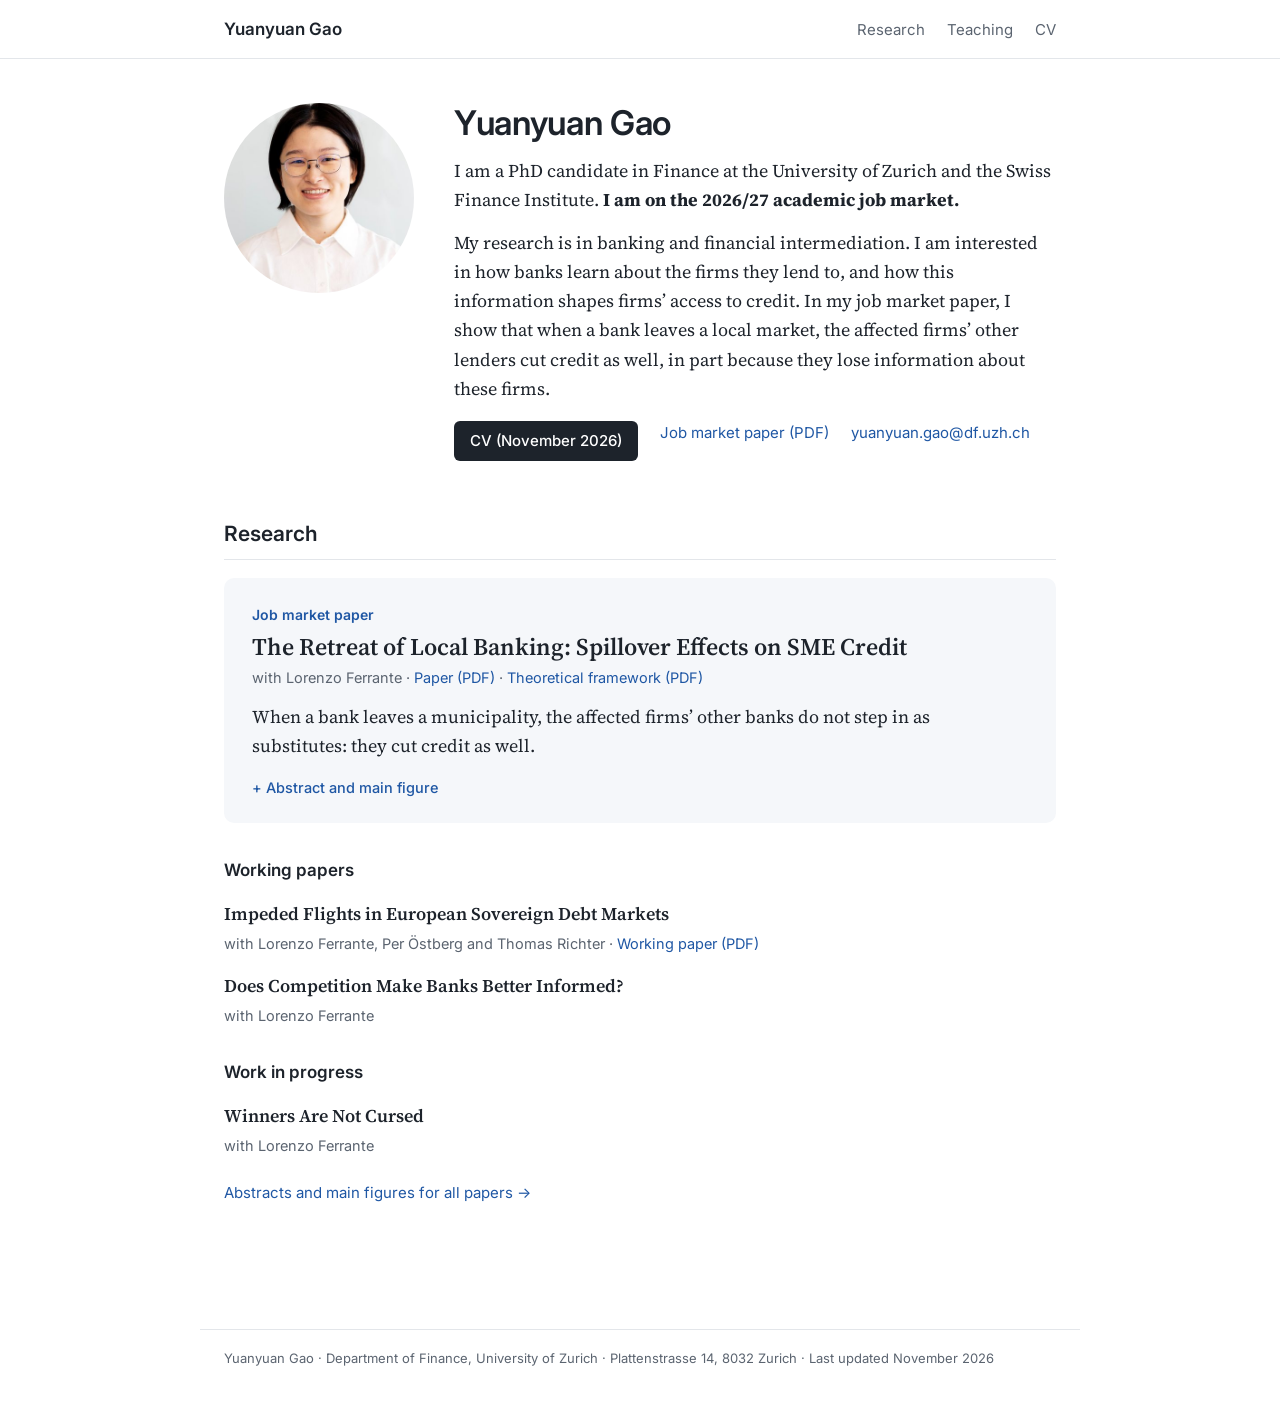
<file: index.html>
<!doctype html>
<html lang="en"><head>
<meta charset="utf-8"><meta name="viewport" content="width=device-width, initial-scale=1">
<title>Yuanyuan Gao | Finance PhD Candidate, University of Zurich</title>
<meta name="description" content="Yuanyuan Gao is a PhD candidate in Finance at the University of Zurich and the Swiss Finance Institute, working on banking, financial intermediation and credit markets. On the 2026/27 academic job market.">
<meta name="author" content="Yuanyuan Gao">
<link rel="canonical" href="https://yuanyuangao.com/">
<meta property="og:type" content="profile"><meta property="og:title" content="Yuanyuan Gao | Finance PhD Candidate, University of Zurich">
<meta property="og:description" content="Yuanyuan Gao is a PhD candidate in Finance at the University of Zurich and the Swiss Finance Institute, working on banking, financial intermediation and credit markets. On the 2026/27 academic job market."><meta property="og:url" content="https://yuanyuangao.com/">
<meta property="og:image" content="https://yuanyuangao.com/portrait.jpg">
<link rel="icon" href="favicon.svg" type="image/svg+xml">
<link rel="preconnect" href="https://fonts.googleapis.com"><link rel="preconnect" href="https://fonts.gstatic.com" crossorigin>
<link href="https://fonts.googleapis.com/css2?family=Inter:wght@400;500;600&family=Source+Serif+4:ital,opsz,wght@0,8..60,400;0,8..60,600;1,8..60,400&display=swap" rel="stylesheet">
<link rel="stylesheet" href="style.css">
<script type="application/ld+json">{"@context": "https://schema.org", "@type": "Person", "name": "Yuanyuan Gao", "url": "https://yuanyuangao.com/", "email": "mailto:yuanyuan.gao@df.uzh.ch", "image": "https://yuanyuangao.com/portrait.jpg", "jobTitle": "PhD Candidate in Finance", "affiliation": [{"@type": "CollegeOrUniversity", "name": "University of Zurich", "department": "Department of Finance", "address": {"@type": "PostalAddress", "addressLocality": "Zurich", "addressCountry": "CH"}}, {"@type": "Organization", "name": "Swiss Finance Institute"}], "alumniOf": [{"@type": "CollegeOrUniversity", "name": "University of Zurich"}, {"@type": "CollegeOrUniversity", "name": "Chongqing University"}], "knowsAbout": ["Banking", "Financial intermediation", "Credit markets", "Bank branch closures", "Sovereign bond markets"], "sameAs": ["https://www.sfi.ch/en/people/yuanyuan-gao", "https://www.df.uzh.ch/en/people/phd-candidates/yuanyuan-gao.html"]}</script>
<script>if(location.host!=="yuanyuangao.com")window.goatcounter={no_onload:true}</script><script data-goatcounter="https://yuanyuangao.goatcounter.com/count" async src="//gc.zgo.at/count.js"></script></head><body><header class="top"><div class="bar"><a class="brand" href="index.html">Yuanyuan Gao</a><nav><a href="research.html">Research</a><a href="teaching.html">Teaching</a><a href="Yuanyuan_Gao_CV.pdf">CV</a></nav></div></header><main><div class="hero">
<img class="portrait" src="portrait.jpg" alt="Yuanyuan Gao, PhD candidate in Finance, University of Zurich" width="190" height="190">
<div><h1>Yuanyuan Gao</h1>
<p>I am a PhD candidate in Finance at the University of Zurich and the Swiss Finance Institute. <strong>I am on the 2026/27 academic job market.</strong></p><p>My research is in banking and financial intermediation. I am interested in how banks learn about the firms they lend to, and how this information shapes firms’ access to credit. In my job market paper, I show that when a bank leaves a local market, the affected firms’ other lenders cut credit as well, in part because they lose information about these firms.</p>
<div class="links"><a class="cvbtn" href="Yuanyuan_Gao_CV.pdf">CV (November 2026)</a>
<a href="Yuanyuan_Gao_JMP.pdf">Job market paper (PDF)</a>
<a href="mailto:yuanyuan.gao@df.uzh.ch">yuanyuan.gao@df.uzh.ch</a></div></div></div>
<section id="research"><h2>Research</h2>
<article class="jmp"><p class="kind">Job market paper</p>
<h3 class="ptitle">The Retreat of Local Banking: Spillover Effects on SME Credit</h3>
<p class="meta">with Lorenzo Ferrante · <a href="Yuanyuan_Gao_JMP.pdf">Paper (PDF)</a> · <a href="Gao_Ferrante_framework.pdf">Theoretical framework (PDF)</a></p>
<p class="teaser">When a bank leaves a municipality, the affected firms’ other banks do not step in as substitutes: they cut credit as well.</p>
<details class="more"><summary>Abstract and main figure</summary>
<p>As technological transformation leads banks to retreat from local markets, in a frictionless credit market, firms can be expected to rely on other lenders to step in as substitutes. Instead, using Italian loan-level data with lenders’ default forecasts, we find that when a bank leaves a municipality, an affected firm’s incumbent co-lenders act as complements and cut credit as well. One year after the exit, incumbent co-lenders account for 69 percent of the decline in the firm’s credit from its incumbent banks. Relative to their other borrowers in the same municipality, they cut credit to affected firms by an extra 4.2 percent. The cut reflects both an increase in borrower risk and a deterioration of lender information: affected firms default more often, and the co-lenders’ default forecasts become less accurate. Co-lenders with a branch in the municipality lose little forecast accuracy and cut about half as much as those without one, implying that lost information accounts for 29 percent of the cut. Lending by a firm’s other banks is thus complementary to local banks’ presence, implying that branch closures generate negative externalities across the wider credit market.</p>
<figure><a class="figlink" href="fig_jmp.png"><img src="fig_jmp.png" alt="Event-study chart: after the exit, credit to affected firms falls both from the closing bank and, by more in euros, from their incumbent co-lenders" width="1400" height="1225" loading="lazy"></a><figcaption>Credit to affected firms from the closing bank and from their incumbent co-lenders in the 12 months around the exit, relative to the month before the exit, with 95% confidence intervals (1,829 exits). Panel A in thousands of euros; Panel B in percent of credit in the month before the exit.</figcaption></figure>
</details></article>
<h3 class="sub">Working papers</h3>
<ul class="plain"><li><a class="t-title" href="research.html#impeded-flights">Impeded Flights in European Sovereign Debt Markets</a><br><span class="t-meta">with Lorenzo Ferrante, Per Östberg and Thomas Richter · <a href="Impeded_Flights_working_paper.pdf">Working paper (PDF)</a></span></li><li><a class="t-title" href="research.html#competition">Does Competition Make Banks Better Informed?</a><br><span class="t-meta">with Lorenzo Ferrante</span></li></ul>
<h3 class="sub">Work in progress</h3>
<ul class="plain"><li><a class="t-title" href="research.html#winners">Winners Are Not Cursed</a><br><span class="t-meta">with Lorenzo Ferrante</span></li></ul>
<p class="more-link"><a href="research.html">Abstracts and main figures for all papers →</a></p>
</section></main><footer>Yuanyuan Gao · Department of Finance, University of Zurich · Plattenstrasse 14, 8032 Zurich · Last updated November 2026</footer></body></html>
</file>
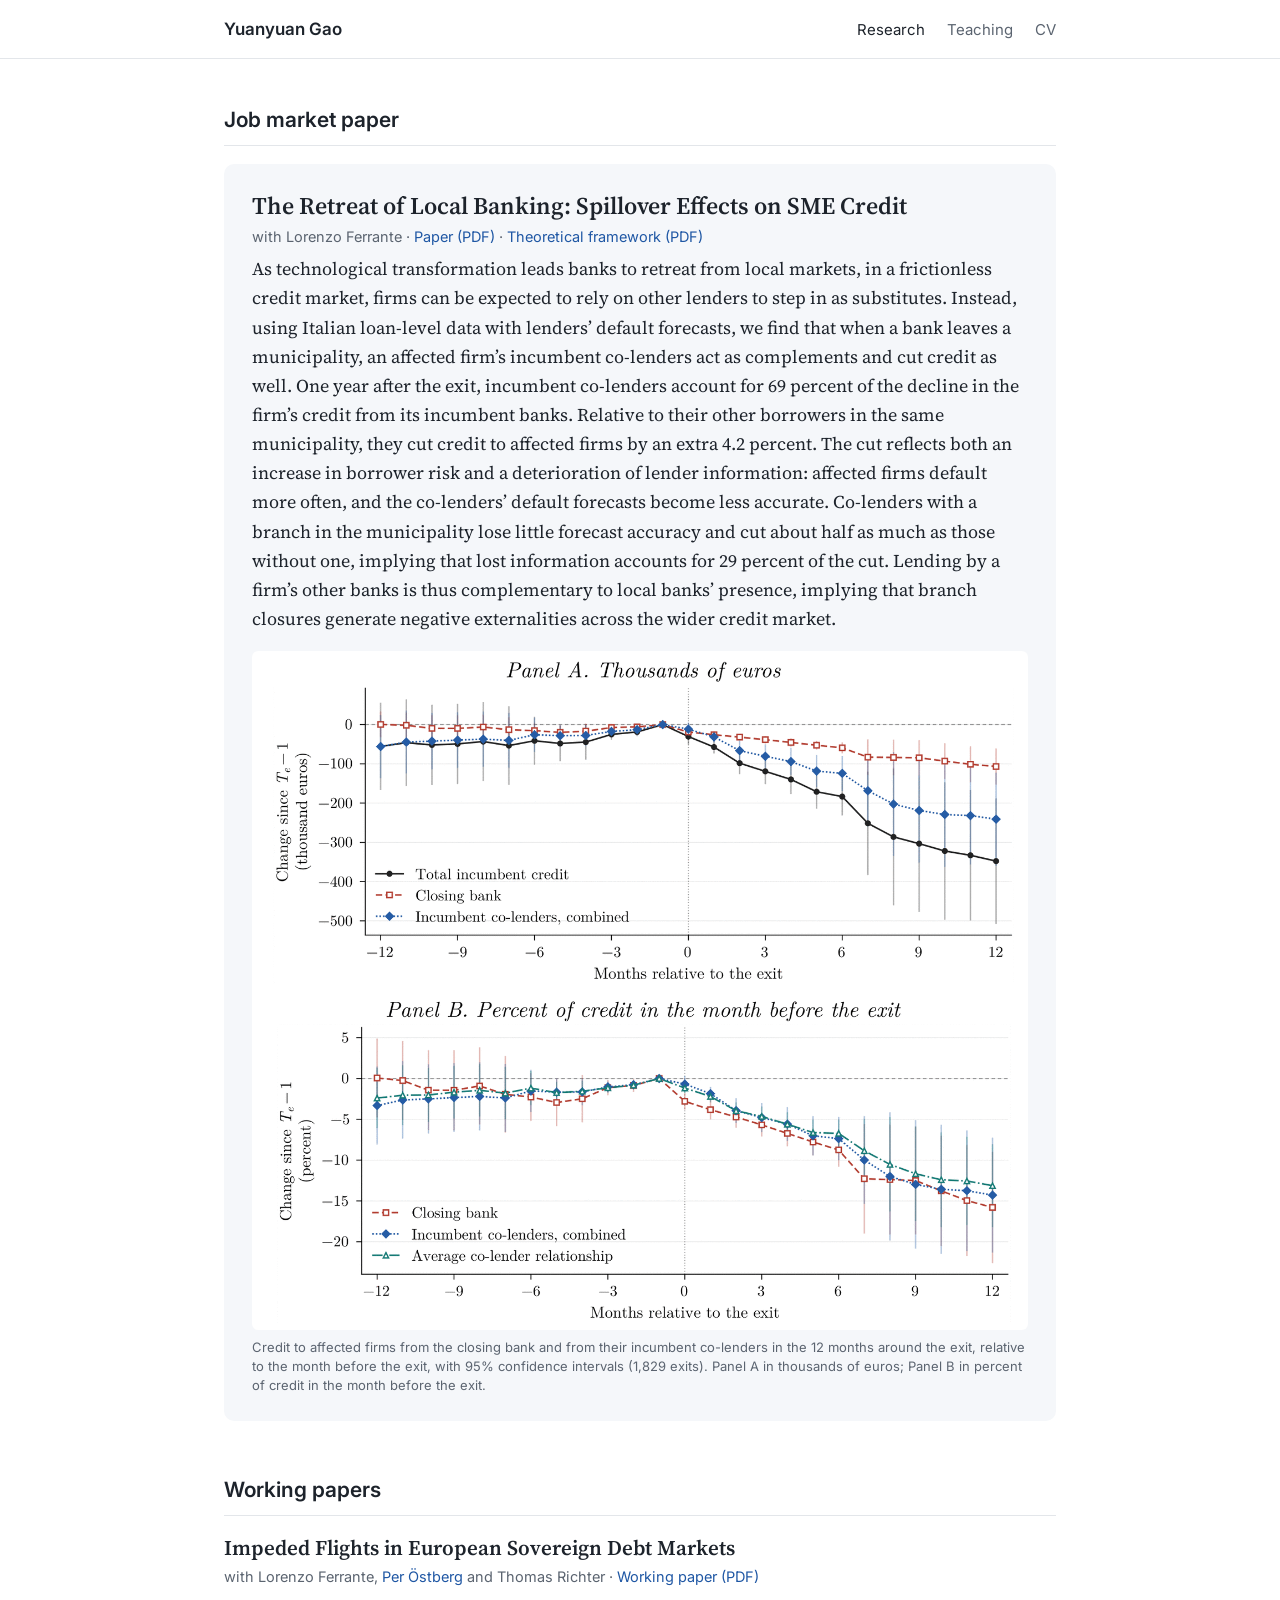
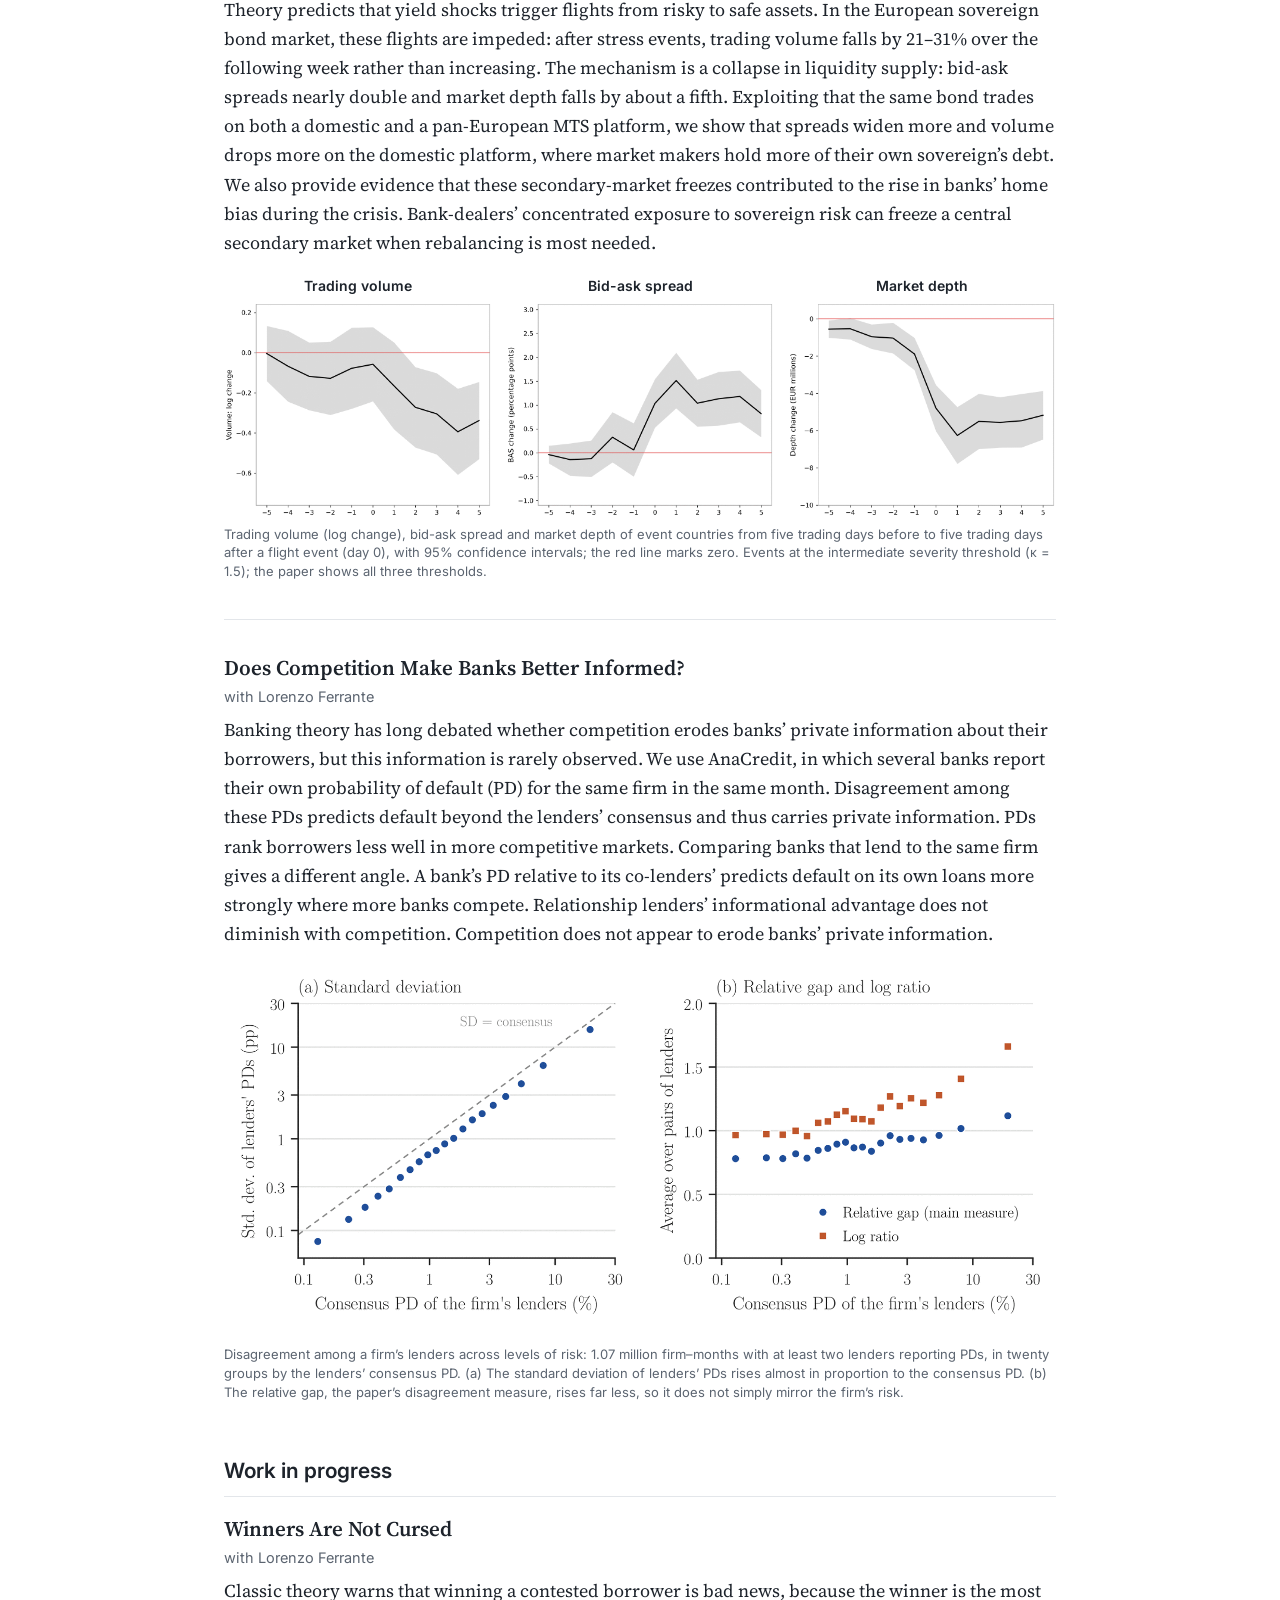
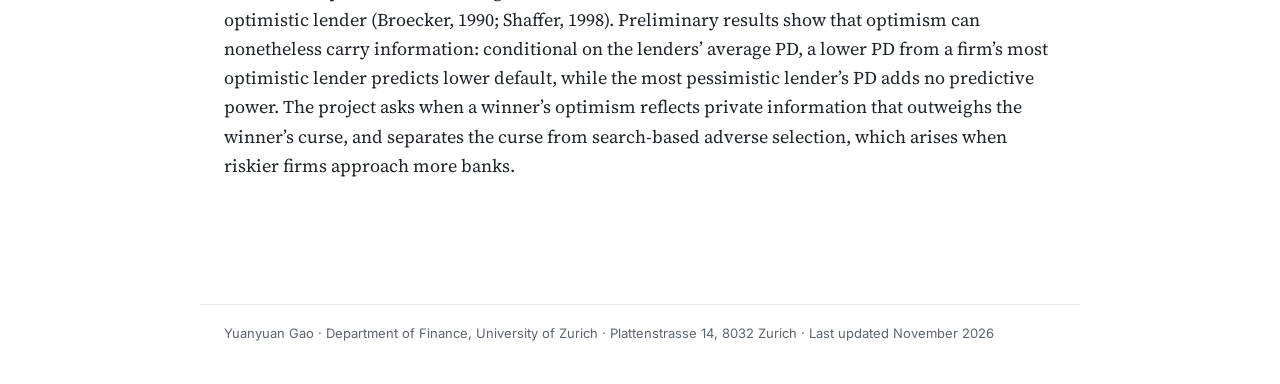
<file: research.html>
<!doctype html>
<html lang="en"><head>
<meta charset="utf-8"><meta name="viewport" content="width=device-width, initial-scale=1">
<title>Research | Yuanyuan Gao</title>
<meta name="description" content="Research by Yuanyuan Gao (University of Zurich and Swiss Finance Institute): job market paper on bank exits and SME credit, and working papers on sovereign debt markets and bank competition, with abstracts and main figures.">
<meta name="author" content="Yuanyuan Gao">
<link rel="canonical" href="https://yuanyuangao.com/research.html">
<meta property="og:type" content="profile"><meta property="og:title" content="Research | Yuanyuan Gao">
<meta property="og:description" content="Yuanyuan Gao is a PhD candidate in Finance at the University of Zurich and the Swiss Finance Institute, working on banking, financial intermediation and credit markets. On the 2026/27 academic job market."><meta property="og:url" content="https://yuanyuangao.com/research.html">
<meta property="og:image" content="https://yuanyuangao.com/portrait.jpg">
<link rel="icon" href="favicon.svg" type="image/svg+xml">
<link rel="preconnect" href="https://fonts.googleapis.com"><link rel="preconnect" href="https://fonts.gstatic.com" crossorigin>
<link href="https://fonts.googleapis.com/css2?family=Inter:wght@400;500;600&family=Source+Serif+4:ital,opsz,wght@0,8..60,400;0,8..60,600;1,8..60,400&display=swap" rel="stylesheet">
<link rel="stylesheet" href="style.css">
<script type="application/ld+json">{"@context": "https://schema.org", "@type": "Person", "name": "Yuanyuan Gao", "url": "https://yuanyuangao.com/", "email": "mailto:yuanyuan.gao@df.uzh.ch", "image": "https://yuanyuangao.com/portrait.jpg", "jobTitle": "PhD Candidate in Finance", "affiliation": [{"@type": "CollegeOrUniversity", "name": "University of Zurich", "department": "Department of Finance", "address": {"@type": "PostalAddress", "addressLocality": "Zurich", "addressCountry": "CH"}}, {"@type": "Organization", "name": "Swiss Finance Institute"}], "alumniOf": [{"@type": "CollegeOrUniversity", "name": "University of Zurich"}, {"@type": "CollegeOrUniversity", "name": "Chongqing University"}], "knowsAbout": ["Banking", "Financial intermediation", "Credit markets", "Bank branch closures", "Sovereign bond markets"], "sameAs": ["https://www.sfi.ch/en/people/yuanyuan-gao", "https://www.df.uzh.ch/en/people/phd-candidates/yuanyuan-gao.html"]}</script>
<script>if(location.host!=="yuanyuangao.com")window.goatcounter={no_onload:true}</script><script data-goatcounter="https://yuanyuangao.goatcounter.com/count" async src="//gc.zgo.at/count.js"></script></head><body><header class="top"><div class="bar"><a class="brand" href="index.html">Yuanyuan Gao</a><nav><a href="research.html" aria-current="page">Research</a><a href="teaching.html">Teaching</a><a href="Yuanyuan_Gao_CV.pdf">CV</a></nav></div></header><main>
<section><h2>Job market paper</h2>
<article class="jmp paper-full" id="jmp">
<h3 class="ptitle">The Retreat of Local Banking: Spillover Effects on SME Credit</h3>
<p class="meta">with Lorenzo Ferrante · <a href="Yuanyuan_Gao_JMP.pdf">Paper (PDF)</a> · <a href="Gao_Ferrante_framework.pdf">Theoretical framework (PDF)</a></p>
<p>As technological transformation leads banks to retreat from local markets, in a frictionless credit market, firms can be expected to rely on other lenders to step in as substitutes. Instead, using Italian loan-level data with lenders’ default forecasts, we find that when a bank leaves a municipality, an affected firm’s incumbent co-lenders act as complements and cut credit as well. One year after the exit, incumbent co-lenders account for 69 percent of the decline in the firm’s credit from its incumbent banks. Relative to their other borrowers in the same municipality, they cut credit to affected firms by an extra 4.2 percent. The cut reflects both an increase in borrower risk and a deterioration of lender information: affected firms default more often, and the co-lenders’ default forecasts become less accurate. Co-lenders with a branch in the municipality lose little forecast accuracy and cut about half as much as those without one, implying that lost information accounts for 29 percent of the cut. Lending by a firm’s other banks is thus complementary to local banks’ presence, implying that branch closures generate negative externalities across the wider credit market.</p>
<figure><a class="figlink" href="fig_jmp.png"><img src="fig_jmp.png" alt="Event-study chart: after the exit, credit to affected firms falls both from the closing bank and, by more in euros, from their incumbent co-lenders" width="1400" height="1225"></a><figcaption>Credit to affected firms from the closing bank and from their incumbent co-lenders in the 12 months around the exit, relative to the month before the exit, with 95% confidence intervals (1,829 exits). Panel A in thousands of euros; Panel B in percent of credit in the month before the exit.</figcaption></figure>
</article></section>
<section><h2>Working papers</h2>
<article class="paper-full" id="impeded-flights">
<h3 class="ptitle">Impeded Flights in European Sovereign Debt Markets</h3>
<p class="meta">with Lorenzo Ferrante, <a href="https://www.df.uzh.ch/en/people/professor/oestberg.html">Per Östberg</a> and Thomas Richter · <a href="Impeded_Flights_working_paper.pdf">Working paper (PDF)</a></p>
<p>Theory predicts that yield shocks trigger flights from risky to safe assets. In the European sovereign bond market, these flights are impeded: after stress events, trading volume falls by 21–31% over the following week rather than increasing. The mechanism is a collapse in liquidity supply: bid-ask spreads nearly double and market depth falls by about a fifth. Exploiting that the same bond trades on both a domestic and a pan-European MTS platform, we show that spreads widen more and volume drops more on the domestic platform, where market makers hold more of their own sovereign’s debt. We also provide evidence that these secondary-market freezes contributed to the rise in banks’ home bias during the crisis. Bank-dealers’ concentrated exposure to sovereign risk can freeze a central secondary market when rebalancing is most needed.</p>
<figure><div class="panels"><a class="figlink" href="fig_if_volume.png"><span class="ptl">Trading volume</span><img src="fig_if_volume.png" alt="Trading volume falls after a flight event" width="900" height="722" loading="lazy"></a><a class="figlink" href="fig_if_spread.png"><span class="ptl">Bid-ask spread</span><img src="fig_if_spread.png" alt="The bid-ask spread rises after a flight event" width="900" height="722" loading="lazy"></a><a class="figlink" href="fig_if_depth.png"><span class="ptl">Market depth</span><img src="fig_if_depth.png" alt="Market depth falls after a flight event" width="900" height="722" loading="lazy"></a></div><figcaption>Trading volume (log change), bid-ask spread and market depth of event countries from five trading days before to five trading days after a flight event (day 0), with 95% confidence intervals; the red line marks zero. Events at the intermediate severity threshold (κ = 1.5); the paper shows all three thresholds.</figcaption></figure>
</article>
<article class="paper-full" id="competition">
<h3 class="ptitle">Does Competition Make Banks Better Informed?</h3>
<p class="meta">with Lorenzo Ferrante</p>
<p>Banking theory has long debated whether competition erodes banks’ private information about their borrowers, but this information is rarely observed. We use AnaCredit, in which several banks report their own probability of default (PD) for the same firm in the same month. Disagreement among these PDs predicts default beyond the lenders’ consensus and thus carries private information. PDs rank borrowers less well in more competitive markets. Comparing banks that lend to the same firm gives a different angle. A bank’s PD relative to its co-lenders’ predicts default on its own loans more strongly where more banks compete. Relationship lenders’ informational advantage does not diminish with competition. Competition does not appear to erode banks’ private information.</p>
<figure><a class="figlink" href="fig_competition.png"><img src="fig_competition.png" alt="Two scatter plots of lender disagreement against the consensus PD: the standard deviation of PDs rises with risk, while the relative gap stays much flatter" width="1600" height="714" loading="lazy"></a><figcaption>Disagreement among a firm’s lenders across levels of risk: 1.07 million firm–months with at least two lenders reporting PDs, in twenty groups by the lenders’ consensus PD. (a) The standard deviation of lenders’ PDs rises almost in proportion to the consensus PD. (b) The relative gap, the paper’s disagreement measure, rises far less, so it does not simply mirror the firm’s risk.</figcaption></figure>
</article></section>
<section><h2>Work in progress</h2>
<article class="paper-full" id="winners">
<h3 class="ptitle">Winners Are Not Cursed</h3>
<p class="meta">with Lorenzo Ferrante</p>
<p>Classic theory warns that winning a contested borrower is bad news, because the winner is the most optimistic lender (Broecker, 1990; Shaffer, 1998). Preliminary results show that optimism can nonetheless carry information: conditional on the lenders’ average PD, a lower PD from a firm’s most optimistic lender predicts lower default, while the most pessimistic lender’s PD adds no predictive power. The project asks when a winner’s optimism reflects private information that outweighs the winner’s curse, and separates the curse from search-based adverse selection, which arises when riskier firms approach more banks.</p>
</article></section>
</main><footer>Yuanyuan Gao · Department of Finance, University of Zurich · Plattenstrasse 14, 8032 Zurich · Last updated November 2026</footer></body></html>
</file>
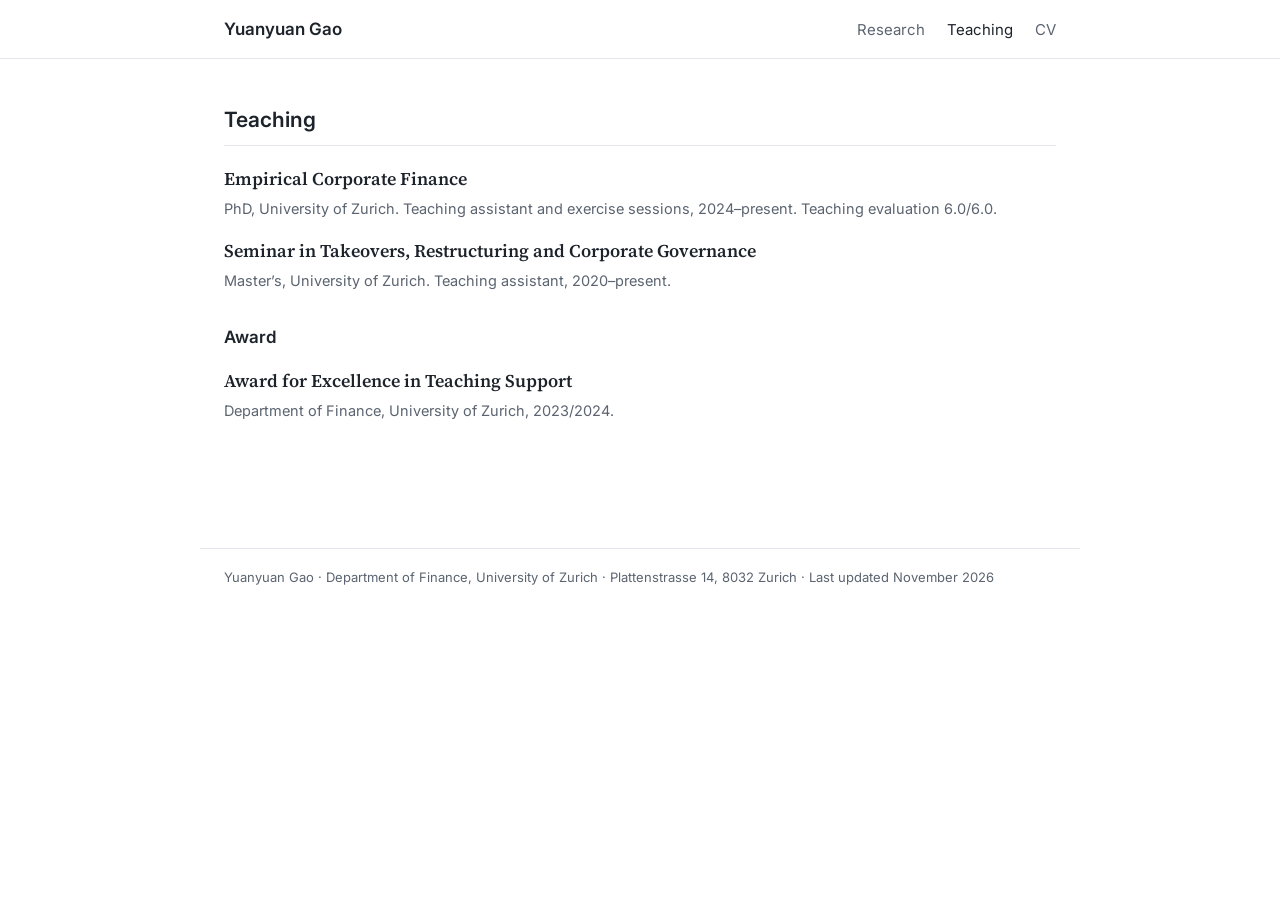
<file: teaching.html>
<!doctype html>
<html lang="en"><head>
<meta charset="utf-8"><meta name="viewport" content="width=device-width, initial-scale=1">
<title>Teaching | Yuanyuan Gao</title>
<meta name="description" content="Yuanyuan Gao is a PhD candidate in Finance at the University of Zurich and the Swiss Finance Institute, working on banking, financial intermediation and credit markets. On the 2026/27 academic job market.">
<meta name="author" content="Yuanyuan Gao">
<link rel="canonical" href="https://yuanyuangao.com/teaching.html">
<meta property="og:type" content="profile"><meta property="og:title" content="Teaching | Yuanyuan Gao">
<meta property="og:description" content="Yuanyuan Gao is a PhD candidate in Finance at the University of Zurich and the Swiss Finance Institute, working on banking, financial intermediation and credit markets. On the 2026/27 academic job market."><meta property="og:url" content="https://yuanyuangao.com/teaching.html">
<meta property="og:image" content="https://yuanyuangao.com/portrait.jpg">
<link rel="icon" href="favicon.svg" type="image/svg+xml">
<link rel="preconnect" href="https://fonts.googleapis.com"><link rel="preconnect" href="https://fonts.gstatic.com" crossorigin>
<link href="https://fonts.googleapis.com/css2?family=Inter:wght@400;500;600&family=Source+Serif+4:ital,opsz,wght@0,8..60,400;0,8..60,600;1,8..60,400&display=swap" rel="stylesheet">
<link rel="stylesheet" href="style.css">
<script type="application/ld+json">{"@context": "https://schema.org", "@type": "Person", "name": "Yuanyuan Gao", "url": "https://yuanyuangao.com/", "email": "mailto:yuanyuan.gao@df.uzh.ch", "image": "https://yuanyuangao.com/portrait.jpg", "jobTitle": "PhD Candidate in Finance", "affiliation": [{"@type": "CollegeOrUniversity", "name": "University of Zurich", "department": "Department of Finance", "address": {"@type": "PostalAddress", "addressLocality": "Zurich", "addressCountry": "CH"}}, {"@type": "Organization", "name": "Swiss Finance Institute"}], "alumniOf": [{"@type": "CollegeOrUniversity", "name": "University of Zurich"}, {"@type": "CollegeOrUniversity", "name": "Chongqing University"}], "knowsAbout": ["Banking", "Financial intermediation", "Credit markets", "Bank branch closures", "Sovereign bond markets"], "sameAs": ["https://www.sfi.ch/en/people/yuanyuan-gao", "https://www.df.uzh.ch/en/people/phd-candidates/yuanyuan-gao.html"]}</script>
<script>if(location.host!=="yuanyuangao.com")window.goatcounter={no_onload:true}</script><script data-goatcounter="https://yuanyuangao.goatcounter.com/count" async src="//gc.zgo.at/count.js"></script></head><body><header class="top"><div class="bar"><a class="brand" href="index.html">Yuanyuan Gao</a><nav><a href="research.html">Research</a><a href="teaching.html" aria-current="page">Teaching</a><a href="Yuanyuan_Gao_CV.pdf">CV</a></nav></div></header><main><section><h2>Teaching</h2><ul class="plain"><li><span class="t-title">Empirical Corporate Finance</span><br><span class="t-meta">PhD, University of Zurich. Teaching assistant and exercise sessions, 2024–present. Teaching evaluation 6.0/6.0.</span></li><li><span class="t-title">Seminar in Takeovers, Restructuring and Corporate Governance</span><br><span class="t-meta">Master’s, University of Zurich. Teaching assistant, 2020–present.</span></li></ul>
<h3 class="sub">Award</h3><ul class="plain"><li><span class="t-title">Award for Excellence in Teaching Support</span><br><span class="t-meta">Department of Finance, University of Zurich, 2023/2024.</span></li></ul></section></main><footer>Yuanyuan Gao · Department of Finance, University of Zurich · Plattenstrasse 14, 8032 Zurich · Last updated November 2026</footer></body></html>
</file>
<file: style.css>
:root{--ink:#1D232B;--ink-2:#5B6470;--rule:#E3E6EA;--link:#1F57A4;--paper:#FFFFFF;--tint:#F5F7FA;
--serif:"Source Serif 4",Georgia,serif;--sans:"Inter",system-ui,-apple-system,"Segoe UI",sans-serif}
*{box-sizing:border-box}html{-webkit-text-size-adjust:100%}
body{margin:0;background:var(--paper);color:var(--ink);font-family:var(--serif);font-size:18px;line-height:1.62}
a{color:var(--link);text-decoration:none}a:hover{text-decoration:underline}
a:focus-visible,summary:focus-visible{outline:2px solid var(--link);outline-offset:3px;border-radius:2px}
header.top{border-bottom:1px solid var(--rule);background:#fff;position:sticky;top:0;z-index:5}
.bar{max-width:880px;margin:0 auto;padding:14px 24px;display:flex;align-items:baseline;justify-content:space-between;gap:16px;flex-wrap:wrap}
.brand{font-family:var(--sans);font-weight:600;font-size:17px;color:var(--ink)}
nav a{font-family:var(--sans);font-size:15px;color:var(--ink-2);margin-left:22px}
nav a:first-child{margin-left:0}
nav a[aria-current="page"],nav a:hover{color:var(--ink);text-decoration:none}
main{max-width:880px;margin:0 auto;padding:44px 24px 72px}
.hero{display:grid;grid-template-columns:190px 1fr;gap:40px;align-items:start;margin-bottom:56px}
.portrait{width:190px;height:190px;border-radius:50%;object-fit:cover;display:block}
h1{font-family:var(--sans);font-weight:600;font-size:34px;line-height:1.15;margin:0 0 14px;letter-spacing:-.01em}
.role{font-family:var(--sans);font-size:15.5px;color:var(--ink-2);margin:0 0 18px}
.hero p{margin:0 0 14px}
.links{font-family:var(--sans);font-size:15px;margin-top:18px;display:flex;flex-wrap:wrap;gap:8px 22px}
.cvbtn{display:inline-block;background:var(--ink);color:#fff;border-radius:6px;padding:8px 16px;font-weight:500}
.cvbtn:hover{text-decoration:none;background:#000}
h2{font-family:var(--sans);font-weight:600;font-size:21px;margin:0 0 18px;padding-bottom:8px;border-bottom:1px solid var(--rule)}
section{margin-bottom:52px;scroll-margin-top:80px}
.jmp{background:var(--tint);border-radius:10px;padding:26px 28px 22px;margin-bottom:34px}
.kind{font-family:var(--sans);font-size:14px;font-weight:600;color:var(--link);margin:0 0 4px}
.ptitle{font-size:21px;font-weight:600;line-height:1.3;margin:0 0 4px}
.jmp .ptitle{font-size:24px}
.meta{font-family:var(--sans);font-size:14.5px;color:var(--ink-2);margin:0 0 12px}
figure{margin:18px 0 4px}figure img{width:100%;height:auto;display:block;border-radius:6px;background:#fff}
.figlink{display:block}.figlink:hover img{box-shadow:0 0 0 1px var(--rule)}
.teaser{margin:0 0 12px}
details.more summary{font-weight:500}
details.more[open] summary{margin-bottom:2px}
.sub{font-family:var(--sans);font-size:17px;font-weight:600;margin:30px 0 14px}
.jmp+.sub{margin-top:0}
ul.plain a.t-title{color:var(--ink)}ul.plain a.t-title:hover{color:var(--link)}
.more-link{font-family:var(--sans);font-size:15px;margin:22px 0 0}
.paper-full{padding:0 0 34px;margin:0 0 34px;border-bottom:1px solid var(--rule);scroll-margin-top:80px}
.paper-full:last-child{border-bottom:0;margin-bottom:0;padding-bottom:0}
.jmp.paper-full{padding:26px 28px 22px;border-bottom:0}
.paper-full>p{margin:0 0 6px}
.panels{display:grid;grid-template-columns:repeat(3,1fr);gap:14px}
.panels .figlink{text-decoration:none}
.ptl{display:block;font-family:var(--sans);font-size:14px;font-weight:600;color:var(--ink);text-align:center;margin-bottom:4px}
@media (max-width:720px){.jmp.paper-full{padding:20px 18px}}
@media (max-width:600px){.panels{grid-template-columns:1fr;gap:18px;max-width:440px;margin:0 auto}}
figcaption{font-family:var(--sans);font-size:13px;color:var(--ink-2);margin-top:8px;line-height:1.45}
.paper{margin-bottom:26px}
details summary{cursor:pointer;font-family:var(--sans);font-size:14.5px;color:var(--link);list-style:none;display:inline-block}
details summary::-webkit-details-marker{display:none}
details summary::before{content:"+ ";}details[open] summary::before{content:"− ";}
details p{margin:8px 0 0}
ul.plain{list-style:none;margin:0;padding:0}ul.plain li{margin-bottom:14px}
.t-title{font-weight:600}.t-meta{font-family:var(--sans);font-size:14.5px;color:var(--ink-2)}
.refs{display:grid;grid-template-columns:repeat(3,1fr);gap:20px 28px}
.refs .who{font-weight:600;display:block}.refs span{display:block;font-family:var(--sans);font-size:14.5px;color:var(--ink-2);line-height:1.5}
.teaser p{margin:0 0 10px}
footer{max-width:880px;margin:0 auto;padding:18px 24px 40px;font-family:var(--sans);font-size:13px;color:var(--ink-2);border-top:1px solid var(--rule)}
@media (max-width:720px){
 body{font-size:17px}.hero{grid-template-columns:1fr;gap:20px}.portrait{width:140px;height:140px}
 h1{font-size:30px}.refs{grid-template-columns:1fr}.jmp{padding:20px 18px}
 nav a{margin-left:14px}main{padding:28px 16px 56px}.bar{padding:12px 16px}}
@media (prefers-reduced-motion:reduce){*{scroll-behavior:auto!important}}
html{scroll-behavior:smooth}
</file>
